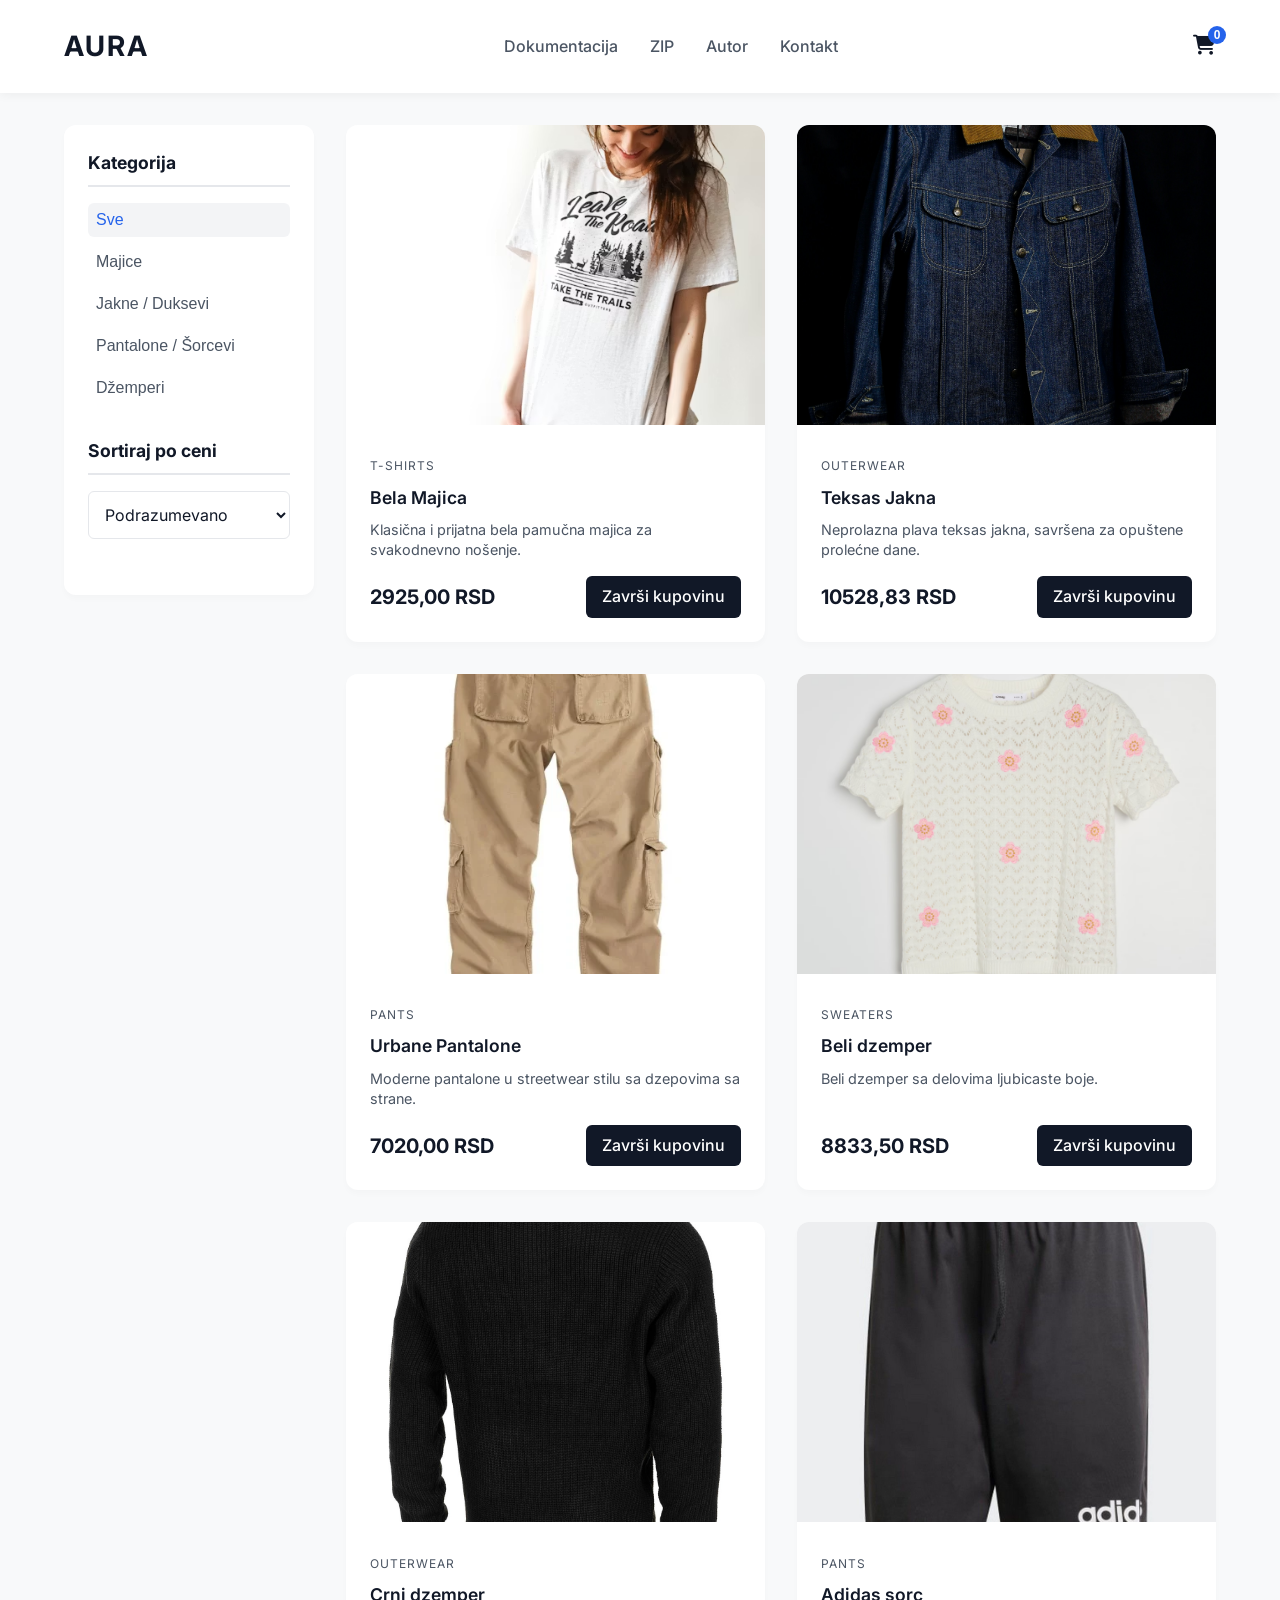
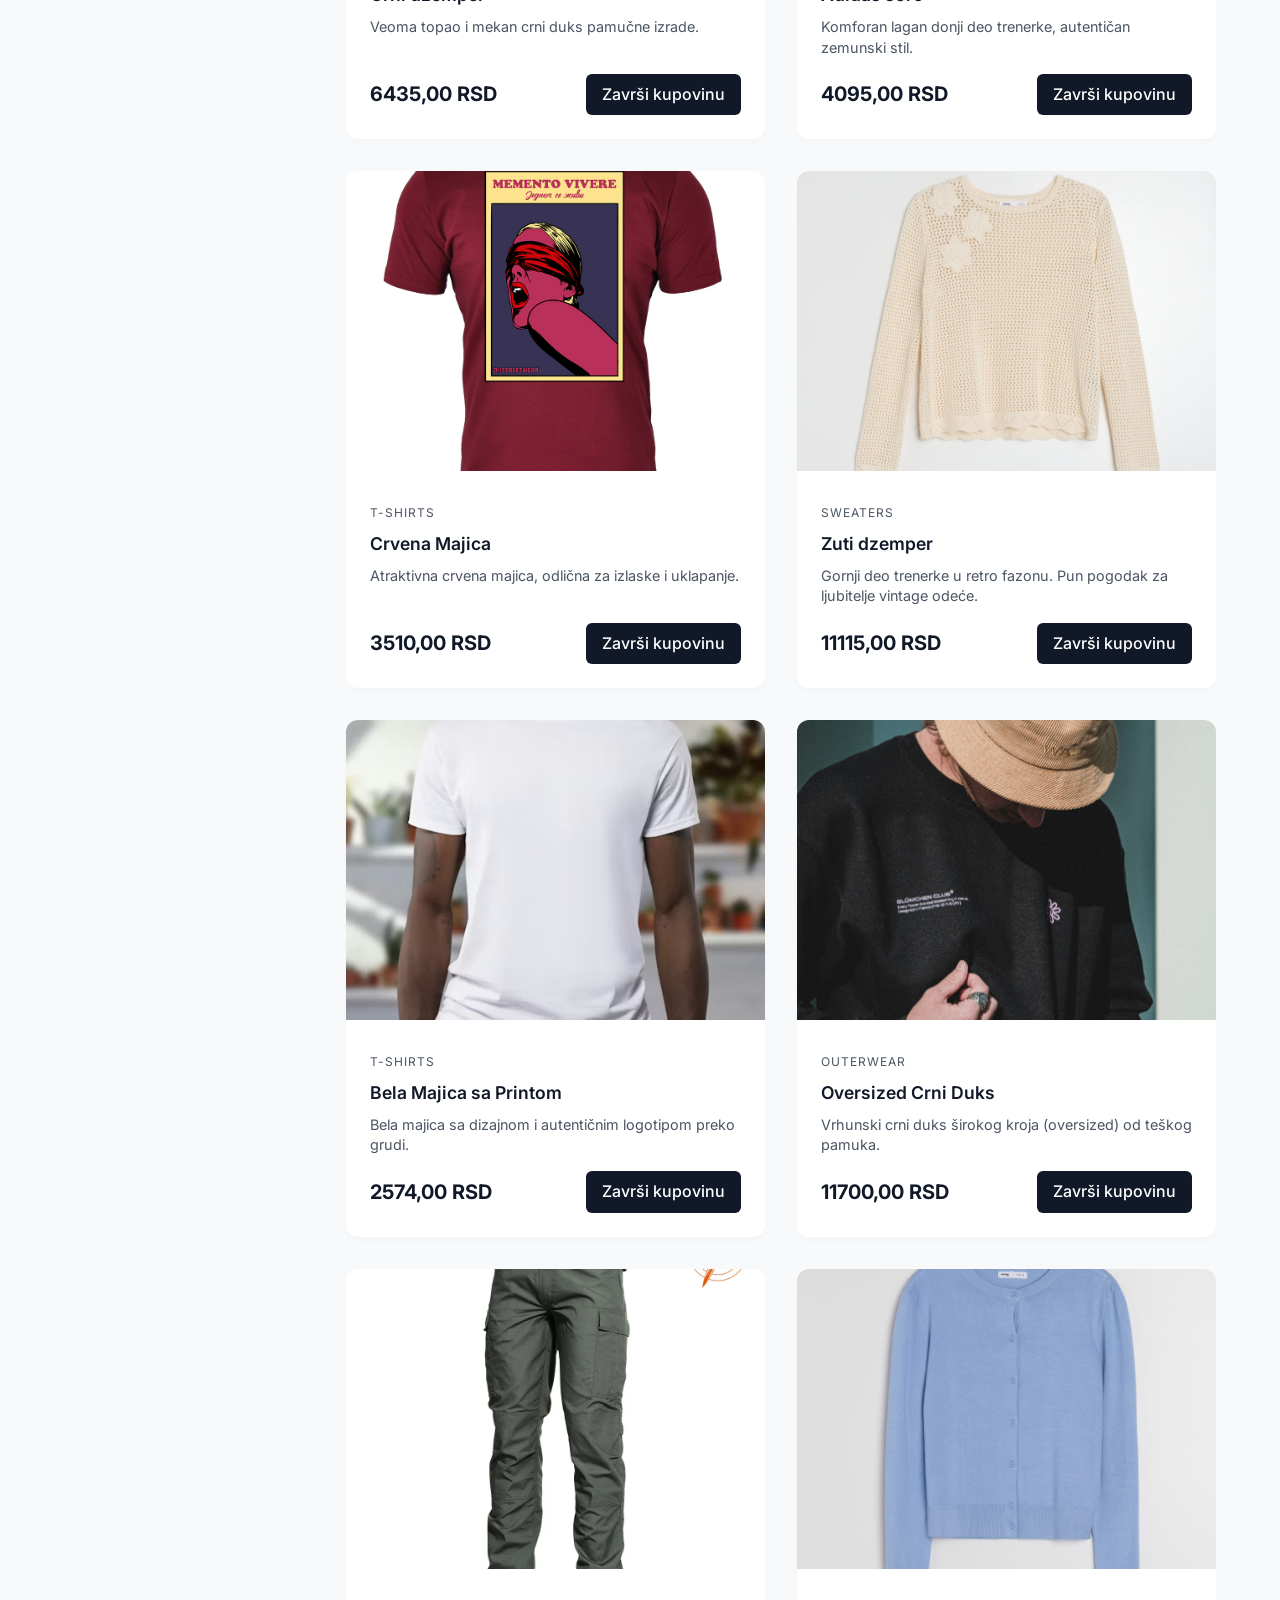
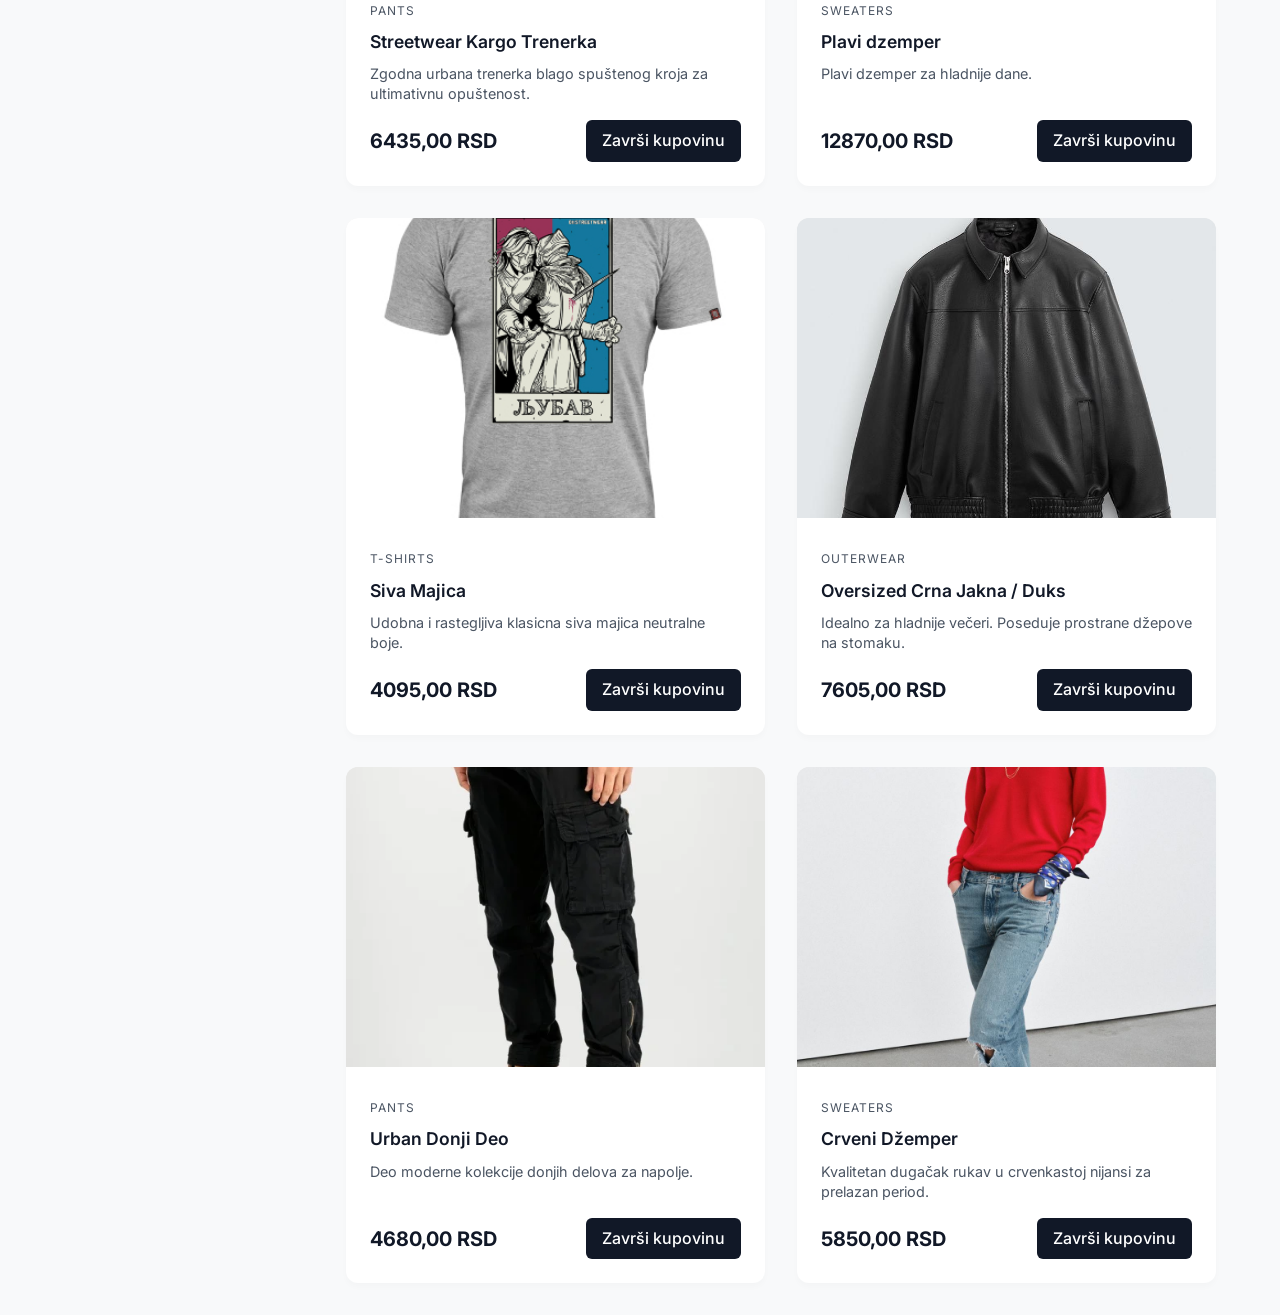
<file: index.html>
<!DOCTYPE html>
<html lang="en">
<head>
    <meta charset="UTF-8">
    <meta name="viewport" content="width=device-width, initial-scale=1.0">
    <title>AURA | Premium Clothing</title>
    <link rel="preconnect" href="https://fonts.googleapis.com">
    <link rel="preconnect" href="https://fonts.gstatic.com" crossorigin>
    <link href="https://fonts.googleapis.com/css2?family=Inter:wght@300;400;500;600;700&display=swap" rel="stylesheet">
    <link rel="stylesheet" href="https://cdnjs.cloudflare.com/ajax/libs/font-awesome/6.4.0/css/all.min.css">
    <link rel="stylesheet" href="style.css">
</head>
<body>
    <header class="navbar">
        <div class="logo">AURA</div>
        <button class="menu-toggle" id="menu-toggle">
            <i class="fa-solid fa-bars"></i>
        </button>
        <nav class="nav-links">
            <a href="documentationAura.pdf" download>Dokumentacija</a>
            <a href="aura-projekat.zip" download>ZIP</a>
            <a href="author.html">Autor</a>
            <a href="kontakt.html">Kontakt</a>
        </nav>
        <div class="nav-right">
            <button class="cart-btn" id="cart-btn">
                <i class="fa-solid fa-cart-shopping"></i>
                <span class="cart-badge" id="cart-badge">0</span>
            </button>
        </div>
    </header>

    <main class="container">
        <aside class="sidebar">
            <div class="filter-section">
                <h3>Kategorija</h3>
                <ul id="category-filter">
                    <li><button class="filter-btn active" data-category="all">Sve</button></li>
                    <li><button class="filter-btn" data-category="T-Shirts">Majice</button></li>
                    <li><button class="filter-btn" data-category="Outerwear">Jakne / Duksevi</button></li>
                    <li><button class="filter-btn" data-category="Pants">Pantalone / Šorcevi</button></li>
                    <li><button class="filter-btn" data-category="Sweaters">Džemperi</button></li>
                </ul>
            </div>
            
            <div class="filter-section">
                <h3>Sortiraj po ceni</h3>
                <select id="sort-select" class="sort-select">
                    <option value="default">Podrazumevano</option>
                    <option value="low-high">Rastuće (Od najjeftinije)</option>
                    <option value="high-low">Opadajuće (Od najskuplje)</option>
                </select>
            </div>
        </aside>

        <section class="products-container" id="products-grid">
            <div class="loading">Učitavanje proizvoda...</div>
        </section>
    </main>

    <div class="cart-overlay" id="cart-overlay">
        <div class="cart-modal" id="cart-modal">
            <div class="cart-header">
                <h2>Tvoja Korpa</h2>
                <button class="close-cart" id="close-cart"><i class="fa-solid fa-xmark"></i></button>
            </div>
            <div class="cart-items" id="cart-items">
            </div>
            <div class="cart-footer">
                <div class="cart-total">
                    <span>Ukupno:</span>
                    <span id="cart-total-price">0.00 RSD</span>
                </div>
                <button class="checkout-btn" onclick="window.location.href='checkout.html'">Završi kupovinu</button>
            </div>
        </div>
    </div>

    <script src="js/menu.js"></script>
    <script src="js/app.js"></script>
</body>
</html>
</file>
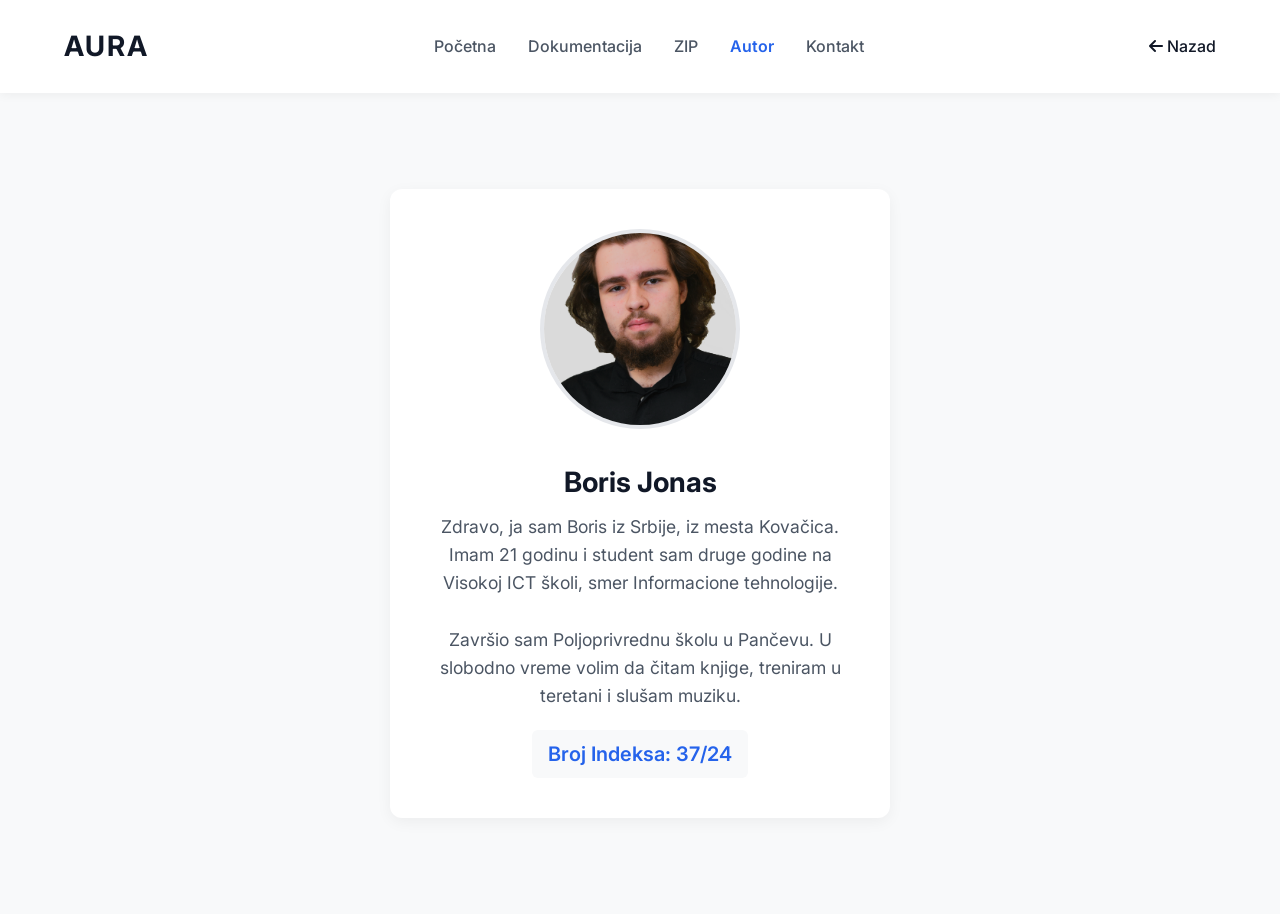
<file: author.html>
<!DOCTYPE html>
<html lang="sr">

<head>
    <meta charset="UTF-8">
    <meta name="viewport" content="width=device-width, initial-scale=1.0">
    <title>AURA | Autor</title>
    <!-- Google Fonts -->
    <link rel="preconnect" href="https://fonts.googleapis.com">
    <link rel="preconnect" href="https://fonts.gstatic.com" crossorigin>
    <link href="https://fonts.googleapis.com/css2?family=Inter:wght@300;400;500;600;700&display=swap" rel="stylesheet">
    <!-- Font Awesome for Icons -->
    <link rel="stylesheet" href="https://cdnjs.cloudflare.com/ajax/libs/font-awesome/6.4.0/css/all.min.css">
    <link rel="stylesheet" href="style.css">
    <style>
        .author-container {
            max-width: 500px;
            margin: 4rem auto;
            padding: 2.5rem;
            background-color: var(--card-bg);
            border-radius: 12px;
            box-shadow: 0 4px 15px rgba(0, 0, 0, 0.05);
            text-align: center;
        }

        .author-image {
            width: 200px;
            height: 200px;
            border-radius: 50%;
            object-fit: cover;
            margin-bottom: 1.5rem;
            border: 4px solid var(--border-color);
        }

        .author-name {
            font-size: 1.75rem;
            color: var(--text-primary);
            margin-bottom: 0.5rem;
        }

        .author-info {
            font-size: 1.1rem;
            color: var(--text-secondary);
            margin-bottom: 0.25rem;
        }

        .author-index {
            font-size: 1.25rem;
            font-weight: 600;
            color: var(--accent);
            margin-top: 1rem;
            padding: 0.5rem 1rem;
            background-color: var(--bg-color);
            display: inline-block;
            border-radius: 6px;
        }
    </style>
</head>

<body>
    <!-- Navbar -->
    <header class="navbar">
        <div class="logo"><a href="index.html" style="text-decoration: none; color: inherit;">AURA</a></div>
        <button class="menu-toggle" id="menu-toggle">
            <i class="fa-solid fa-bars"></i>
        </button>
        <nav class="nav-links">
            <a href="index.html">Početna</a>
            <a href="documentationAura.pdf" download>Dokumentacija</a>
            <a href="aura-projekat.zip" download>ZIP</a>
            <a href="author.html" style="color: var(--accent); font-weight: 600;">Autor</a>
            <a href="kontakt.html">Kontakt</a>
        </nav>
        <div class="nav-right">
            <a href="index.html" style="text-decoration: none; color: var(--text-primary); font-weight: 500;">
                <i class="fa-solid fa-arrow-left"></i> Nazad
            </a>
        </div>
    </header>

    <!-- Main Content -->
    <main class="container" style="display: block;">
        <div class="author-container">
           
            <img src="images/autor-slika.jpg" alt="Slika autora" class="author-image"
                onerror="this.src='https://placehold.co/400x400/eee/31343c?text=Slika+Autora'">

            <h1 class="author-name">Boris Jonas</h1>
            <p class="author-info">Zdravo, ja sam Boris iz Srbije, iz mesta Kovačica. Imam 21 godinu i student sam druge
                godine na Visokoj ICT školi, smer Informacione tehnologije.<br><br>Završio sam Poljoprivrednu školu u
                Pančevu. U slobodno vreme volim da čitam knjige, treniram u teretani i slušam muziku.</p>

            <div class="author-index">Broj Indeksa: 37/24</div>
        </div>
    </main>
    <script src="js/menu.js"></script>
</body>

</html>
</file>
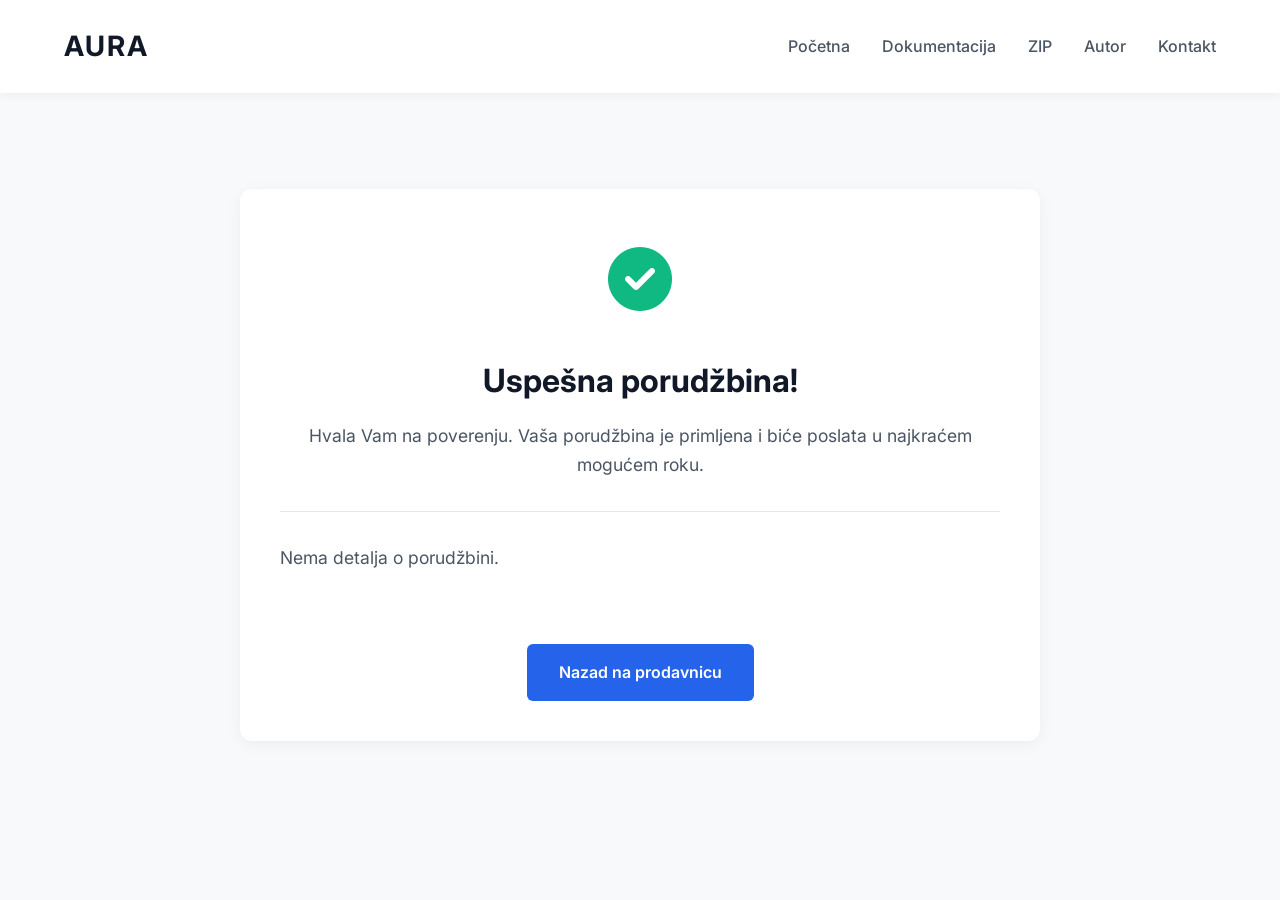
<file: checkout.html>
<!DOCTYPE html>
<html lang="sr">

<head>
    <meta charset="UTF-8">
    <meta name="viewport" content="width=device-width, initial-scale=1.0">
    <title>AURA | Porudžbina</title>
    <!-- Google Fonts -->
    <link rel="preconnect" href="https://fonts.googleapis.com">
    <link rel="preconnect" href="https://fonts.gstatic.com" crossorigin>
    <link href="https://fonts.googleapis.com/css2?family=Inter:wght@300;400;500;600;700&display=swap" rel="stylesheet">
    <!-- Font Awesome for Icons -->
    <link rel="stylesheet" href="https://cdnjs.cloudflare.com/ajax/libs/font-awesome/6.4.0/css/all.min.css">
    <link rel="stylesheet" href="style.css">
    <style>
        .checkout-container {
            max-width: 800px;
            margin: 4rem auto;
            padding: 2.5rem;
            background-color: var(--card-bg);
            border-radius: 12px;
            box-shadow: 0 4px 15px rgba(0, 0, 0, 0.05);
            text-align: center;
        }

        .success-icon {
            font-size: 4rem;
            color: #10b981;
            margin-bottom: 1.5rem;
        }

        .checkout-container h1 {
            margin-bottom: 1rem;
            color: var(--text-primary);
        }

        .checkout-container p {
            color: var(--text-secondary);
            margin-bottom: 2rem;
            font-size: 1.1rem;
        }

        .order-summary {
            text-align: left;
            margin-top: 2rem;
            border-top: 1px solid var(--border-color);
            padding-top: 2rem;
        }

        .summary-item {
            display: flex;
            justify-content: space-between;
            margin-bottom: 0.5rem;
            color: var(--text-secondary);
        }

        .summary-total {
            display: flex;
            justify-content: space-between;
            margin-top: 1rem;
            font-size: 1.25rem;
            font-weight: 700;
            color: var(--text-primary);
        }

        .back-home {
            display: inline-block;
            margin-top: 2.5rem;
            padding: 1rem 2rem;
            background-color: var(--accent);
            color: #fff;
            text-decoration: none;
            border-radius: 6px;
            font-weight: 600;
            transition: var(--transition);
        }

        .back-home:hover {
            background-color: var(--accent-hover);
        }
    </style>
</head>

<body>
    <!-- Navbar -->
    <header class="navbar">
        <div class="logo"><a href="index.html" style="text-decoration: none; color: inherit;">AURA</a></div>
        <button class="menu-toggle" id="menu-toggle">
            <i class="fa-solid fa-bars"></i>
        </button>
        <nav class="nav-links">
            <a href="index.html">Početna</a>
            <a href="documentationAura.pdf" download>Dokumentacija</a>
            <a href="aura-projekat.zip" download>ZIP</a>
            <a href="author.html">Autor</a>
            <a href="kontakt.html">Kontakt</a>
        </nav>
    </header>

    <main class="container" style="display: block;">
        <script src="js/menu.js"></script>
        <div class="checkout-container">
            <div class="success-icon"><i class="fa-solid fa-circle-check"></i></div>
            <h1>Uspešna porudžbina!</h1>
            <p>Hvala Vam na poverenju. Vaša porudžbina je primljena i biće poslata u najkraćem mogućem roku.</p>

            <div id="order-details" class="order-summary">
                <!-- Data from localStorage -->
            </div>

            <a href="index.html" class="back-home">Nazad na prodavnicu</a>
        </div>
    </main>

    <script>
        document.addEventListener('DOMContentLoaded', () => {
            const orderDetails = document.getElementById('order-details');
            const cart = JSON.parse(localStorage.getItem('aura_cart')) || [];

            if (cart.length === 0) {
                orderDetails.innerHTML = '<p>Nema detalja o porudžbini.</p>';
                return;
            }

            let total = 0;
            let html = '<h3>Rezime porudžbine:</h3>';

            cart.forEach(item => {
                const itemTotal = (item.price * 117) * item.quantity;
                total += itemTotal;
                html += `
                    <div class="summary-item">
                        <span>${item.name} (x${item.quantity}) - ${item.selectedSize || 'Standard'}</span>
                        <span>${itemTotal.toFixed(2).replace('.', ',')} RSD</span>
                    </div>
                `;
            });

            html += `
                <div class="summary-total">
                    <span>Ukupno za uplatu:</span>
                    <span>${total.toFixed(2).replace('.', ',')} RSD</span>
                </div>
            `;

            orderDetails.innerHTML = html;

            // Isprazni korpu nakon uspešne porudžbine
            // localStorage.removeItem('aura_cart'); 
        });
    </script>
</body>

</html>
</file>
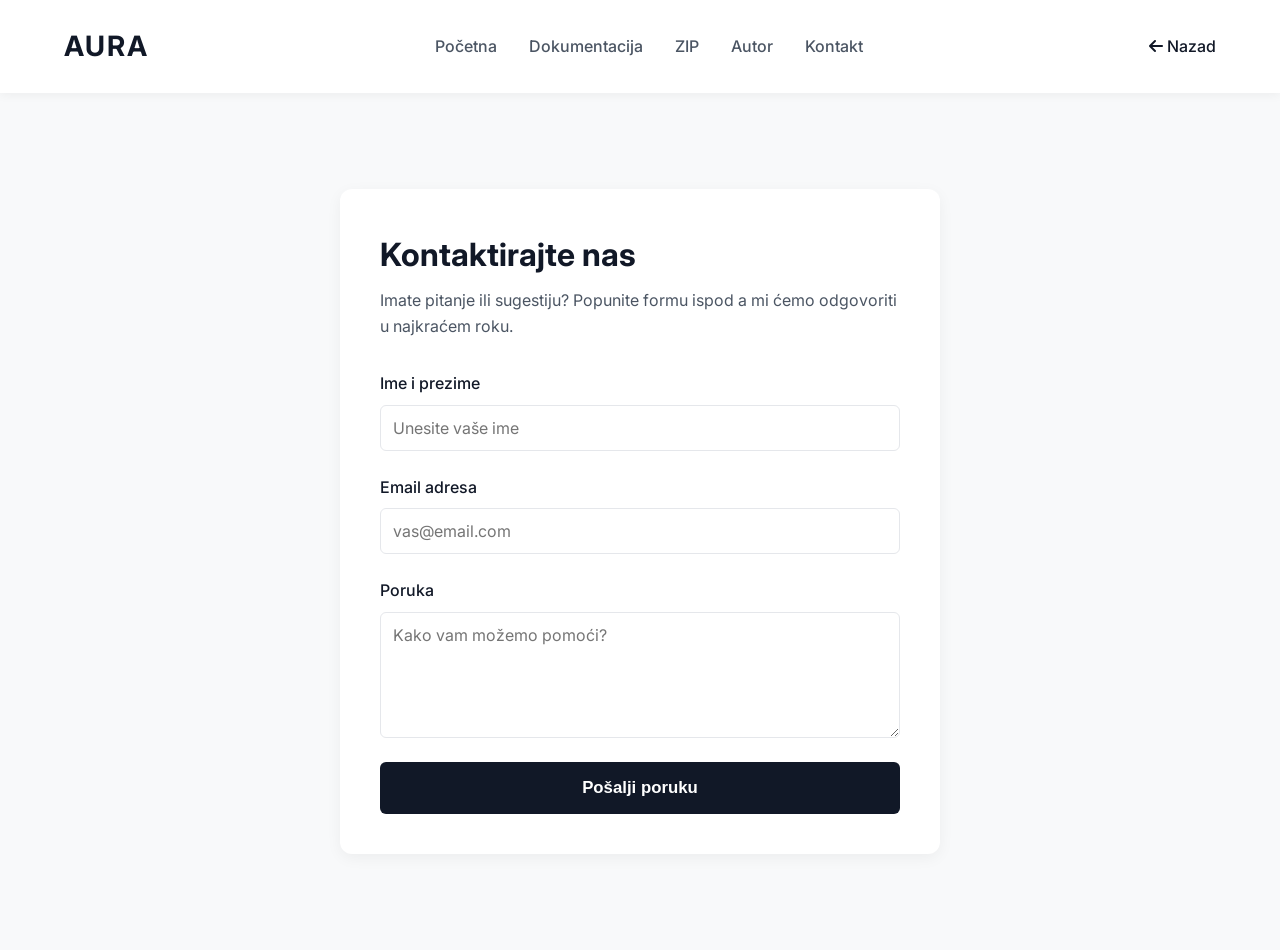
<file: kontakt.html>
<!DOCTYPE html>
<html lang="sr">

<head>
    <meta charset="UTF-8">
    <meta name="viewport" content="width=device-width, initial-scale=1.0">
    <title>AURA | Kontakt</title>
    <!-- Google Fonts -->
    <link rel="preconnect" href="https://fonts.googleapis.com">
    <link rel="preconnect" href="https://fonts.gstatic.com" crossorigin>
    <link href="https://fonts.googleapis.com/css2?family=Inter:wght@300;400;500;600;700&display=swap" rel="stylesheet">
    <!-- Font Awesome for Icons -->
    <link rel="stylesheet" href="https://cdnjs.cloudflare.com/ajax/libs/font-awesome/6.4.0/css/all.min.css">
    <link rel="stylesheet" href="style.css">
    <style>
        .contact-container {
            max-width: 600px;
            margin: 4rem auto;
            padding: 2.5rem;
            background-color: var(--card-bg);
            border-radius: 12px;
            box-shadow: 0 4px 15px rgba(0, 0, 0, 0.05);
        }

        .contact-container h1 {
            margin-bottom: 0.5rem;
            color: var(--text-primary);
        }

        .contact-container p {
            color: var(--text-secondary);
            margin-bottom: 2rem;
        }

        .form-group {
            margin-bottom: 1.5rem;
            display: flex;
            flex-direction: column;
        }

        .form-group label {
            margin-bottom: 0.5rem;
            font-weight: 500;
        }

        .form-group input,
        .form-group textarea {
            padding: 0.75rem;
            border: 1px solid var(--border-color);
            border-radius: 6px;
            font-family: inherit;
            font-size: 1rem;
            transition: var(--transition);
        }

        .form-group input:focus,
        .form-group textarea:focus {
            outline: none;
            border-color: var(--accent);
            box-shadow: 0 0 0 3px rgba(37, 99, 235, 0.1);
        }

        .error-msg {
            color: #ef4444;
            font-size: 0.85rem;
            margin-top: 0.5rem;
            display: none;
        }

        .form-group.error input,
        .form-group.error textarea {
            border-color: #ef4444;
        }

        .form-group.error .error-msg {
            display: block;
        }

        .submit-btn {
            background-color: var(--text-primary);
            color: #fff;
            border: none;
            padding: 1rem;
            border-radius: 6px;
            font-weight: 600;
            cursor: pointer;
            width: 100%;
            transition: var(--transition);
            font-size: 1.05rem;
        }

        .submit-btn:hover {
            background-color: var(--accent);
        }

        .submit-btn:disabled {
            background-color: var(--text-secondary);
            cursor: not-allowed;
            opacity: 0.7;
        }

        .success-msg {
            display: none;
            background-color: #dcfce7;
            color: #166534;
            padding: 1rem;
            border-radius: 6px;
            margin-bottom: 1.5rem;
            font-weight: 500;
        }
    </style>
</head>

<body>
    <!-- Navbar -->
    <header class="navbar">
        <div class="logo"><a href="index.html" style="text-decoration: none; color: inherit;">AURA</a></div>
        <button class="menu-toggle" id="menu-toggle">
            <i class="fa-solid fa-bars"></i>
        </button>
        <nav class="nav-links">
            <a href="index.html">Početna</a>
            <a href="documentationAura.pdf" download>Dokumentacija</a>
            <a href="aura-projekat.zip" download>ZIP</a>
            <a href="author.html">Autor</a>
            <a href="kontakt.html">Kontakt</a>
        </nav>
        <div class="nav-right">
            <a href="index.html" style="text-decoration: none; color: var(--text-primary); font-weight: 500;">
                <i class="fa-solid fa-arrow-left"></i> Nazad
            </a>
        </div>
    </header>

    <!-- Main Content -->
    <main class="container" style="display: block;">
        <div class="contact-container">
            <div id="success-msg" class="success-msg">
                Vaša poruka je uspešno poslata! Kontaktiraćemo vas uskoro.
            </div>
            <h1>Kontaktirajte nas</h1>
            <p>Imate pitanje ili sugestiju? Popunite formu ispod a mi ćemo odgovoriti u najkraćem roku.</p>
            <form id="contact-form" novalidate>
                <div class="form-group" id="group-name">
                    <label for="name">Ime i prezime</label>
                    <input type="text" id="name" placeholder="Unesite vaše ime">
                    <span class="error-msg">Ime je obavezno (minimum 3 karaktera).</span>
                </div>
                <div class="form-group" id="group-email">
                    <label for="email">Email adresa</label>
                    <input type="email" id="email" placeholder="vas@email.com">
                    <span class="error-msg">Unesite validnu email adresu.</span>
                </div>
                <div class="form-group" id="group-message">
                    <label for="message">Poruka</label>
                    <textarea id="message" rows="5" placeholder="Kako vam možemo pomoći?"></textarea>
                    <span class="error-msg">Poruka mora sadržati bar 10 karaktera.</span>
                </div>
                <button type="submit" class="submit-btn" id="submit-btn">Pošalji poruku</button>
            </form>
        </div>
    </main>

    <script src="js/menu.js"></script>
    <script src="js/kontakt.js"></script>
</body>

</html>
</file>
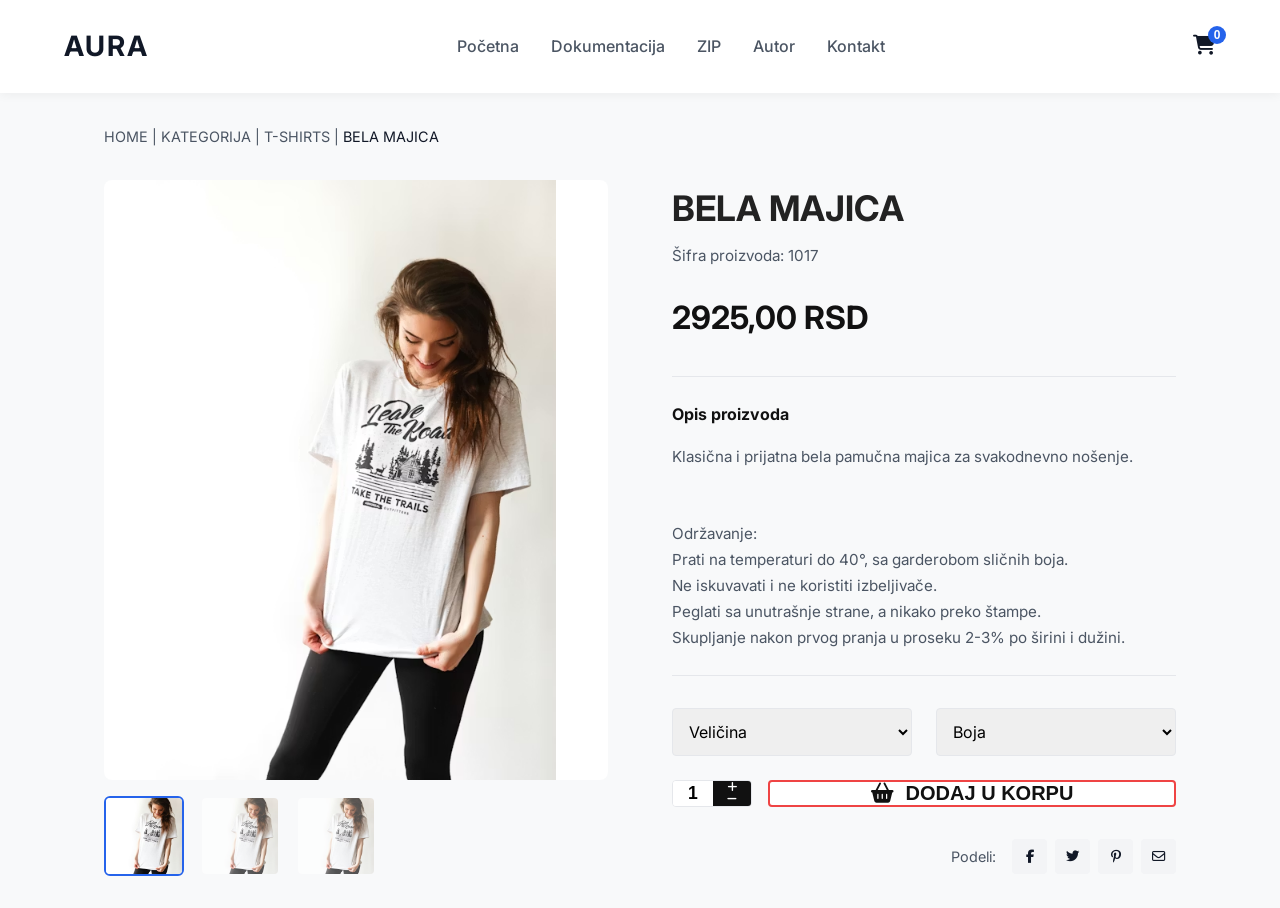
<file: proizvod.html>
<!DOCTYPE html>
<html lang="sr">

<head>
    <meta charset="UTF-8">
    <meta name="viewport" content="width=device-width, initial-scale=1.0">
    <title>AURA | Proizvod</title>
    <!-- Google Fonts -->
    <link rel="preconnect" href="https://fonts.googleapis.com">
    <link rel="preconnect" href="https://fonts.gstatic.com" crossorigin>
    <link href="https://fonts.googleapis.com/css2?family=Inter:wght@300;400;500;600;700&display=swap" rel="stylesheet">
    <link rel="stylesheet" href="https://cdnjs.cloudflare.com/ajax/libs/font-awesome/6.4.0/css/all.min.css">
    <link rel="stylesheet" href="style.css">
    <style>
        .product-page-container {
            max-width: 1200px;
            margin: 2rem auto;
            padding: 0 5%;
        }

        .breadcrumbs {
            font-size: 0.9rem;
            color: var(--text-secondary);
            margin-bottom: 2rem;
            text-transform: uppercase;
        }

        .breadcrumbs span {
            color: var(--text-primary);
        }

        .breadcrumbs a {
            color: var(--text-secondary);
            text-decoration: none;
            transition: color 0.2s;
        }

        .breadcrumbs a:hover {
            color: var(--accent);
        }

        .product-split {
            display: grid;
            grid-template-columns: 1fr 1fr;
            gap: 4rem;
        }

        .product-gallery {
            display: flex;
            flex-direction: column;
            gap: 1rem;
        }

        .main-image {
            width: 100%;
            height: 600px;
            object-fit: contain;
            background-color: #fff;
            border-radius: 8px;
        }

        .thumbnails {
            display: flex;
            gap: 1rem;
            overflow-x: auto;
        }

        .thumb {
            width: 80px;
            height: 80px;
            object-fit: cover;
            border-radius: 6px;
            cursor: pointer;
            border: 2px solid transparent;
            opacity: 0.7;
        }

        .thumb.active,
        .thumb:hover {
            border-color: var(--accent);
            opacity: 1;
        }

        /* Right Side Details */
        .product-details h1 {
            font-size: 2.2rem;
            font-weight: 700;
            margin-bottom: 0.5rem;
            text-transform: uppercase;
            color: #222;
        }

        .sku {
            color: var(--text-secondary);
            font-size: 0.95rem;
            margin-bottom: 1.5rem;
        }

        .price {
            font-size: 2rem;
            font-weight: 700;
            margin-bottom: 2rem;
            color: #111;
        }

        .description-block {
            margin-bottom: 2rem;
            border-top: 1px solid var(--border-color);
            border-bottom: 1px solid var(--border-color);
            padding: 1.5rem 0;
            color: var(--text-secondary);
            line-height: 1.7;
            font-size: 0.95rem;
        }

        .description-block h4 {
            color: #111;
            margin-bottom: 1rem;
            font-size: 1rem;
        }

        .options-row {
            display: grid;
            grid-template-columns: 1fr 1fr;
            gap: 1.5rem;
            margin-bottom: 1.5rem;
        }

        .select-box {
            width: 100%;
            padding: 0.75rem;
            border: 1px solid var(--border-color);
            border-radius: 4px;
            font-family: inherit;
            font-size: 1rem;
            cursor: pointer;
        }

        .error-msg {
            color: #ef4444;
            font-size: 0.85rem;
            margin-top: 0.5rem;
            display: none;
            font-weight: 500;
        }

        .action-row {
            display: flex;
            gap: 1rem;
            margin-bottom: 2rem;
        }

        .qty-input {
            width: 80px;
            display: flex;
            border: 1px solid var(--border-color);
            border-radius: 4px;
            overflow: hidden;
            background: #fff;
        }

        .qty-input input {
            width: 40px;
            text-align: center;
            border: none;
            font-size: 1.1rem;
            outline: none;
            font-weight: 600;
        }

        .qty-controls {
            display: flex;
            flex-direction: column;
            width: 40px;
        }

        .qty-controls button {
            height: 50%;
            border: none;
            background: #111;
            color: #fff;
            cursor: pointer;
            font-size: 0.7rem;
        }

        .qty-controls button:hover {
            background: #333;
        }

        .add-btn-large {
            flex-grow: 1;
            background: #fff;
            color: #111;
            border: 2px solid #ef4444;
            font-size: 1.25rem;
            font-weight: 700;
            cursor: pointer;
            display: flex;
            align-items: center;
            justify-content: center;
            gap: 0.75rem;
            border-radius: 4px;
            transition: var(--transition);
        }

        .add-btn-large:hover {
            background: #fef2f2;
        }

        .social-share {
            display: flex;
            align-items: center;
            justify-content: flex-end;
            gap: 0.5rem;
        }

        .social-share span {
            color: var(--text-secondary);
            margin-right: 0.5rem;
            font-size: 0.9rem;
        }

        .social-btn {
            width: 35px;
            height: 35px;
            border: none;
            background: #f3f4f6;
            border-radius: 4px;
            cursor: pointer;
            color: var(--text-primary);
            transition: var(--transition);
        }

        .social-btn:hover {
            background: #e5e7eb;
        }

        @media (max-width: 900px) {
            .product-split {
                grid-template-columns: 1fr;
            }
        }
    </style>
</head>

<body>
    <!-- Navbar -->
    <header class="navbar">
        <div class="logo"><a href="index.html" style="text-decoration: none; color: inherit;">AURA</a></div>
        <button class="menu-toggle" id="menu-toggle">
            <i class="fa-solid fa-bars"></i>
        </button>
        <nav class="nav-links">
            <a href="index.html">Početna</a>
            <a href="documentationAura.pdf" download>Dokumentacija</a>
            <a href="aura-projekat.zip" download>ZIP</a>
            <a href="author.html">Autor</a>
            <a href="kontakt.html">Kontakt</a>
        </nav>
        <div class="nav-right">
            <button class="cart-btn" id="cart-btn">
                <i class="fa-solid fa-cart-shopping"></i>
                <span class="cart-badge" id="cart-badge">0</span>
            </button>
        </div>
    </header>

    <main class="product-page-container" id="product-container">
        <!-- Content injected by JS -->
        <h2 style="text-align: center; padding: 5rem;">Učitavanje proizvoda...</h2>
    </main>

    <!-- Shopping Cart Modal same as index -->
    <div class="cart-overlay" id="cart-overlay">
        <div class="cart-modal" id="cart-modal">
            <div class="cart-header">
                <h2>Tvoja Korpa</h2>
                <button class="close-cart" id="close-cart"><i class="fa-solid fa-xmark"></i></button>
            </div>
            <div class="cart-items" id="cart-items">
                <!-- Cart items will go here -->
            </div>
            <div class="cart-footer">
                <div class="cart-total">
                    <span>Ukupno:</span>
                    <span id="cart-total-price">0.00 RSD</span>
                </div>
                <button class="checkout-btn" onclick="window.location.href='checkout.html'">Završi kupovinu</button>
            </div>
        </div>
    </div>

    <script src="js/menu.js"></script>
    <script src="js/proizvod.js"></script>
</body>

</html>
</file>
<file: style.css>
:root {
    --bg-color: #f8f9fa;
    --text-primary: #111827;
    --text-secondary: #4b5563;
    --accent: #2563eb;
    --accent-hover: #1d4ed8;
    --card-bg: #ffffff;
    --border-color: #e5e7eb;
    --transition: 0.3s ease;
}

* {
    margin: 0;
    padding: 0;
    box-sizing: border-box;
}

body {
    font-family: 'Inter', sans-serif;
    background-color: var(--bg-color);
    color: var(--text-primary);
    line-height: 1.6;
}

/* Navbar */
.navbar {
    display: flex;
    justify-content: space-between;
    align-items: center;
    padding: 1.5rem 5%;
    background-color: var(--card-bg);
    box-shadow: 0 2px 10px rgba(0,0,0,0.05);
    position: sticky;
    top: 0;
    z-index: 100;
}

.logo {
    font-size: 1.75rem;
    font-weight: 700;
    letter-spacing: 2px;
}

.nav-links {
    display: flex;
    gap: 2rem;
    align-items: center;
}

.nav-links a {
    text-decoration: none;
    color: var(--text-secondary);
    font-weight: 500;
    transition: var(--transition);
}

.nav-links a:hover {
    color: var(--accent);
}

.cart-btn {
    background: transparent;
    border: none;
    font-size: 1.25rem;
    cursor: pointer;
    position: relative;
    color: var(--text-primary);
    transition: var(--transition);
}

.cart-btn:hover {
    color: var(--accent);
}

.cart-badge {
    position: absolute;
    top: -8px;
    right: -10px;
    background-color: var(--accent);
    color: #fff;
    font-size: 0.75rem;
    font-weight: 600;
    height: 18px;
    min-width: 18px;
    border-radius: 9px;
    display: flex;
    justify-content: center;
    align-items: center;
    padding: 0 4px;
}

/* Main Layout */
.container {
    display: grid;
    grid-template-columns: 250px 1fr;
    gap: 2rem;
    padding: 2rem 5%;
    max-width: 1400px;
    margin: 0 auto;
}

/* Sidebar */
.sidebar {
    background-color: var(--card-bg);
    padding: 1.5rem;
    border-radius: 12px;
    box-shadow: 0 4px 6px rgba(0,0,0,0.02);
    height: max-content;
    position: sticky;
    top: 100px;
}

.filter-section {
    margin-bottom: 2rem;
}

.filter-section h3 {
    font-size: 1.1rem;
    margin-bottom: 1rem;
    color: var(--text-primary);
    border-bottom: 2px solid var(--border-color);
    padding-bottom: 0.5rem;
}

#category-filter {
    list-style: none;
}

#category-filter li {
    margin-bottom: 0.5rem;
}

.filter-btn {
    background: none;
    border: none;
    color: var(--text-secondary);
    font-size: 1rem;
    cursor: pointer;
    transition: var(--transition);
    text-align: left;
    width: 100%;
    padding: 0.5rem;
    border-radius: 6px;
}

.filter-btn:hover, .filter-btn.active {
    background-color: #f3f4f6;
    color: var(--accent);
    font-weight: 500;
}

.sort-select {
    width: 100%;
    padding: 0.75rem;
    border: 1px solid var(--border-color);
    border-radius: 6px;
    font-family: inherit;
    font-size: 1rem;
    color: var(--text-primary);
    cursor: pointer;
    background-color: #fff;
    outline: none;
    transition: var(--transition);
}

.sort-select:focus {
    border-color: var(--accent);
}

/* Product Grid */
.products-container {
    display: grid;
    grid-template-columns: repeat(auto-fill, minmax(280px, 1fr));
    gap: 2rem;
}

.product-card {
    background-color: var(--card-bg);
    border-radius: 12px;
    overflow: hidden;
    box-shadow: 0 4px 6px rgba(0,0,0,0.02);
    transition: transform 0.3s ease, box-shadow 0.3s ease;
    display: flex;
    flex-direction: column;
}

.product-card:hover {
    transform: translateY(-5px);
    box-shadow: 0 10px 15px rgba(0,0,0,0.05);
}

.product-image {
    width: 100%;
    height: 300px;
    object-fit: cover;
    background-color: #eee;
}

.product-info {
    padding: 1.5rem;
    display: flex;
    flex-direction: column;
    flex-grow: 1;
}

.product-category {
    font-size: 0.75rem;
    text-transform: uppercase;
    color: var(--text-secondary);
    letter-spacing: 1px;
    margin-bottom: 0.5rem;
}

.product-name {
    font-size: 1.1rem;
    font-weight: 600;
    margin-bottom: 0.5rem;
}

.product-desc {
    font-size: 0.9rem;
    color: var(--text-secondary);
    margin-bottom: 1rem;
    line-height: 1.4;
    flex-grow: 1;
}

.product-bottom {
    display: flex;
    justify-content: space-between;
    align-items: center;
    margin-top: auto;
}

.product-price {
    font-size: 1.25rem;
    font-weight: 700;
    color: var(--text-primary);
}

.add-to-cart {
    background-color: var(--text-primary);
    color: #fff;
    border: none;
    padding: 0.5rem 1rem;
    border-radius: 6px;
    font-weight: 500;
    cursor: pointer;
    transition: var(--transition);
    display: flex;
    align-items: center;
    gap: 0.5rem;
}

.add-to-cart:hover {
    background-color: var(--accent);
}

/* Cart Modal */
.cart-overlay {
    position: fixed;
    top: 0;
    left: 0;
    width: 100%;
    height: 100%;
    background-color: rgba(0,0,0,0.5);
    backdrop-filter: blur(4px);
    z-index: 999;
    opacity: 0;
    visibility: hidden;
    transition: var(--transition);
}

.cart-overlay.active {
    opacity: 1;
    visibility: visible;
}

.cart-modal {
    position: absolute;
    top: 0;
    right: -400px;
    width: 100%;
    max-width: 400px;
    height: 100%;
    background-color: var(--card-bg);
    box-shadow: -5px 0 15px rgba(0,0,0,0.1);
    display: flex;
    flex-direction: column;
    transition: right 0.3s ease;
}

.cart-overlay.active .cart-modal {
    right: 0;
}

.cart-header {
    padding: 1.5rem;
    border-bottom: 1px solid var(--border-color);
    display: flex;
    justify-content: space-between;
    align-items: center;
}

.close-cart {
    background: none;
    border: none;
    font-size: 1.25rem;
    cursor: pointer;
    color: var(--text-secondary);
    transition: var(--transition);
}

.close-cart:hover {
    color: var(--text-primary);
}

.cart-items {
    padding: 1.5rem;
    flex-grow: 1;
    overflow-y: auto;
    display: flex;
    flex-direction: column;
    gap: 1rem;
}

.cart-item {
    display: flex;
    align-items: center;
    gap: 1rem;
    padding-bottom: 1rem;
    border-bottom: 1px solid #f3f4f6;
}

.cart-item-img {
    width: 60px;
    height: 60px;
    object-fit: cover;
    border-radius: 6px;
}

.cart-item-info {
    flex-grow: 1;
}

.cart-item-name {
    font-size: 0.95rem;
    font-weight: 500;
    margin-bottom: 0.25rem;
}

.cart-item-price {
    font-size: 0.9rem;
    color: var(--text-secondary);
}

.cart-item-actions {
    display: flex;
    align-items: center;
    gap: 0.5rem;
}

.qty-btn {
    background: #f3f4f6;
    border: none;
    width: 24px;
    height: 24px;
    border-radius: 4px;
    display: flex;
    justify-content: center;
    align-items: center;
    cursor: pointer;
    font-weight: 600;
}

.qty-btn:hover {
    background: #e5e7eb;
}

.cart-item-qty {
    font-size: 0.9rem;
    font-weight: 500;
    width: 20px;
    text-align: center;
}

.remove-item {
    color: #ef4444;
    background: none;
    border: none;
    cursor: pointer;
    font-size: 1rem;
    margin-left: 0.5rem;
}

.cart-empty {
    text-align: center;
    color: var(--text-secondary);
    margin-top: 2rem;
}

.cart-footer {
    padding: 1.5rem;
    border-top: 1px solid var(--border-color);
    background-color: var(--card-bg);
}

.cart-total {
    display: flex;
    justify-content: space-between;
    font-size: 1.25rem;
    font-weight: 700;
    margin-bottom: 1rem;
}

.checkout-btn {
    width: 100%;
    padding: 1rem;
    background-color: var(--accent);
    color: #fff;
    border: none;
    border-radius: 8px;
    font-size: 1rem;
    font-weight: 600;
    cursor: pointer;
    transition: var(--transition);
}

.checkout-btn:hover {
    background-color: var(--accent-hover);
}

/* Loading State */
.loading {
    grid-column: 1 / -1;
    text-align: center;
    padding: 3rem;
    font-size: 1.2rem;
    color: var(--text-secondary);
}

/* Responsive */
@media (max-width: 900px) {
    .container {
        grid-template-columns: 1fr;
    }
    .sidebar {
        position: static;
        margin-bottom: 2rem;
        display: none; /* Hidden by default on small mobile, toggleable if needed, or just stack */
    }
    .sidebar.active {
        display: block;
    }
}

/* Mobile Specific (Phones & Tablets) */
@media (max-width: 1024px) {
    .navbar {
        padding: 1rem 5%;
    }

    .nav-links {
        display: none !important; /* Force hide standard links */
        position: fixed;
        top: 70px;
        left: 0;
        width: 100%;
        background-color: var(--card-bg);
        flex-direction: column;
        padding: 2rem;
        gap: 1.5rem;
        box-shadow: 0 10px 15px rgba(0,0,0,0.1);
        z-index: 99;
    }

    .nav-links.active {
        display: flex !important;
    }

    .menu-toggle {
        display: block !important;
        background: none;
        border: none;
        font-size: 1.5rem;
        cursor: pointer;
        color: var(--text-primary);
    }

    .container {
        padding: 1rem 5%;
        gap: 1rem;
    }

    .products-container {
        grid-template-columns: repeat(auto-fill, minmax(140px, 1fr));
        gap: 1rem;
    }

    .product-image {
        height: 200px;
    }

    .product-info {
        padding: 1rem;
    }

    .product-name {
        font-size: 0.95rem;
    }

    .product-price {
        font-size: 1rem;
    }

    .add-to-cart {
        padding: 0.4rem 0.6rem;
        font-size: 0.8rem;
    }

    .cart-modal {
        max-width: 100%;
    }
}

.menu-toggle {
    display: none;
}

/* Utilities */
.pulse {
    animation: pulse-anim 0.3s ease-in-out;
}

@keyframes pulse-anim {
    0% { transform: scale(1); }
    50% { transform: scale(1.2); }
    100% { transform: scale(1); }
}
</file>
